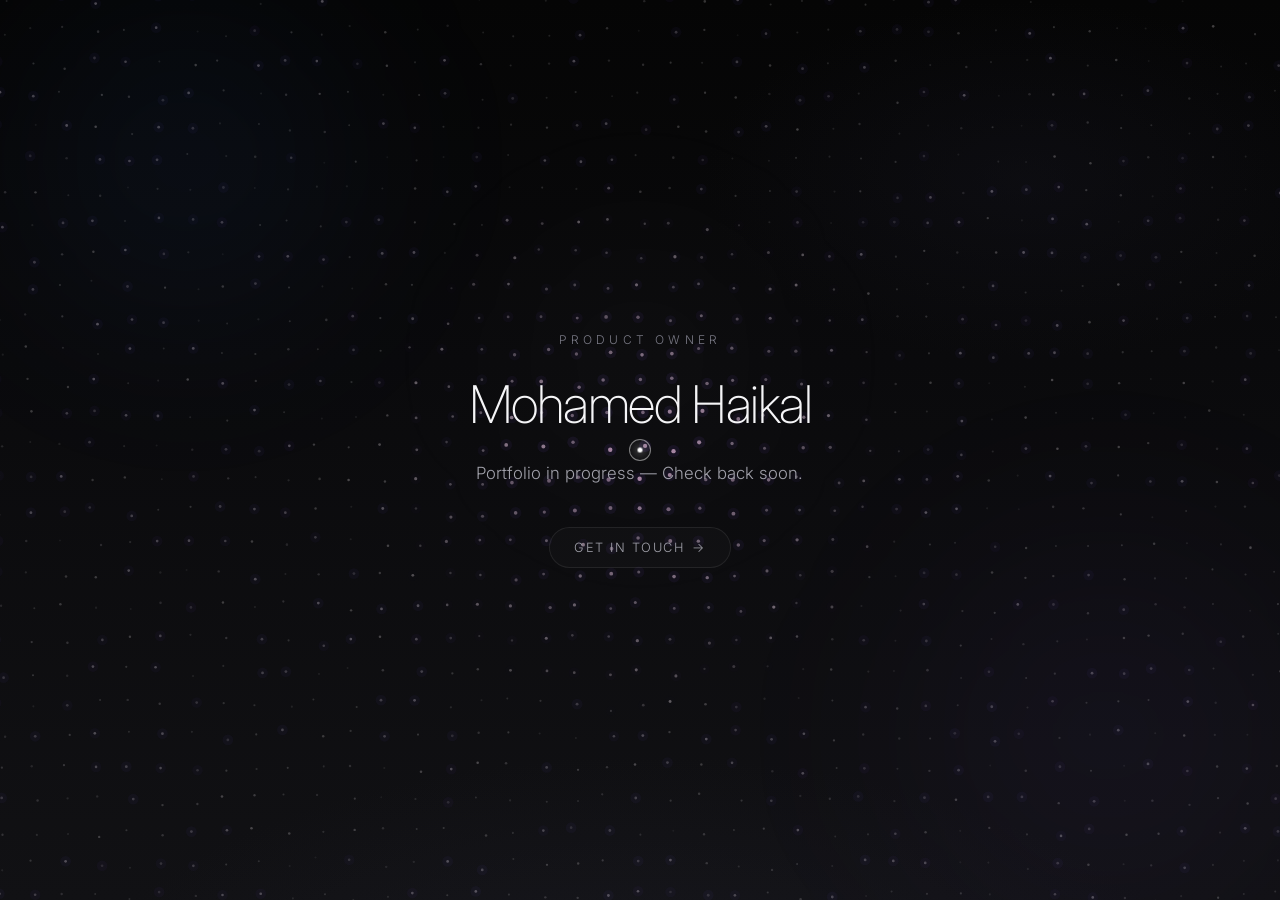
<file: index.html>
<!DOCTYPE html>
<html lang="en">
<head>
  <meta charset="UTF-8" />
  <meta name="viewport" content="width=device-width, initial-scale=1.0" />
  <meta name="description" content="Mohamed Haikal — UI/UX Designer. Portfolio in progress." />
  <title>Mohamed Haikal - Portfolio</title>
  <link rel="icon" href="assets/favicon.png" type="image/png" />
  <link rel="apple-touch-icon" href="assets/favicon.png" />
  <link rel="preconnect" href="https://fonts.googleapis.com" />
  <link rel="preconnect" href="https://fonts.gstatic.com" crossorigin />
  <link href="https://fonts.googleapis.com/css2?family=Inter:wght@100;200;300;400&display=swap" rel="stylesheet" />
  <link rel="stylesheet" href="css/style.css" />
</head>
<body>
  <div class="ambient-glow ambient-glow--blue" aria-hidden="true"></div>
  <div class="ambient-glow ambient-glow--purple" aria-hidden="true"></div>
  <div class="ambient-glow ambient-glow--white" aria-hidden="true"></div>

  <canvas id="dot-grid" aria-hidden="true"></canvas>

  <div id="cursor" class="cursor" aria-hidden="true">
    <div class="cursor__ring"></div>
    <div class="cursor__core"></div>
  </div>

  <main class="hero">
    <div class="hero__content">
      <p class="hero__eyebrow">Product Owner</p>
      <h1 class="hero__title">Mohamed Haikal</h1>
      <p class="hero__subtitle">
        Portfolio in progress — Check back soon.
      </p>
      <a href="contact/" class="hero__link" data-cursor-hover>
        Get in touch
      </a>
    </div>
  </main>

  <script src="js/main.js"></script>
</body>
</html>
</file>
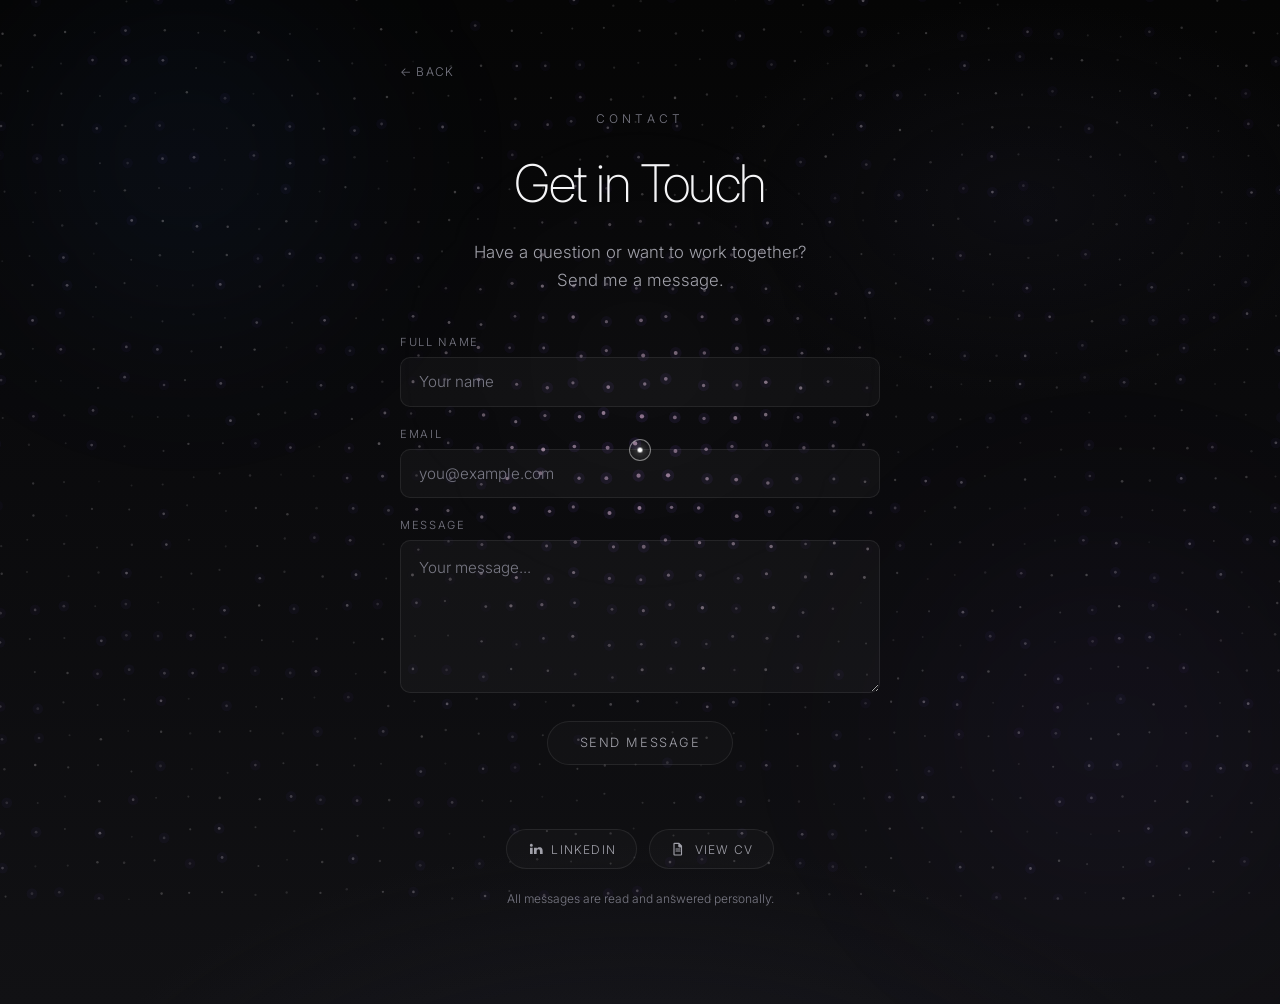
<file: contact/index.html>
<!DOCTYPE html>
<html lang="en" class="page-contact">
<head>
  <meta charset="UTF-8" />
  <meta name="viewport" content="width=device-width, initial-scale=1.0" />
  <meta name="description" content="Get in touch — send a message." />
  <title>Mohamed Haikal - Contact</title>
  <link rel="icon" href="../assets/favicon.png" type="image/png" />
  <link rel="apple-touch-icon" href="../assets/favicon.png" />
  <link rel="preconnect" href="https://fonts.googleapis.com" />
  <link rel="preconnect" href="https://fonts.gstatic.com" crossorigin />
  <link href="https://fonts.googleapis.com/css2?family=Inter:wght@100;200;300;400&display=swap" rel="stylesheet" />
  <link rel="stylesheet" href="../css/style.css" />
</head>
<body class="page-contact">
  <div class="ambient-glow ambient-glow--blue" aria-hidden="true"></div>
  <div class="ambient-glow ambient-glow--purple" aria-hidden="true"></div>
  <div class="ambient-glow ambient-glow--white" aria-hidden="true"></div>

  <canvas id="dot-grid" aria-hidden="true"></canvas>

  <div id="cursor" class="cursor" aria-hidden="true">
    <div class="cursor__ring"></div>
    <div class="cursor__core"></div>
  </div>

  <main class="hero hero--contact">
    <div class="hero__content hero__content--contact">
      <a href="../" class="contact__back" data-cursor-hover>← Back</a>

      <p class="hero__eyebrow">Contact</p>
      <h1 class="hero__title">Get in Touch</h1>
      <p class="hero__subtitle">
        Have a question or want to work together? <br> Send me a message.
      </p>

      <form
        id="contact-form"
        class="contact-form"
        action="https://formsubmit.co/he1is1mohamed@gmail.com"
        method="POST"
      >
        <input type="hidden" name="_subject" value="New portfolio contact message" />
        <input type="hidden" name="_template" value="table" />
        <input type="hidden" name="_captcha" value="false" />
        <input type="hidden" name="_next" value="" />
        <input type="hidden" name="_replyto" value="" />
        <input type="text" name="_honey" class="contact-form__honey" tabindex="-1" autocomplete="off" />

        <div class="contact-form__field">
          <label class="contact-form__label" for="name">Full Name</label>
          <input
            class="contact-form__input"
            type="text"
            id="name"
            name="name"
            placeholder="Your name"
            required
            autocomplete="name"
          />
        </div>

        <div class="contact-form__field">
          <label class="contact-form__label" for="email">Email</label>
          <input
            class="contact-form__input"
            type="email"
            id="email"
            name="email"
            placeholder="you@example.com"
            required
            autocomplete="email"
          />
        </div>

        <div class="contact-form__field">
          <label class="contact-form__label" for="message">Message</label>
          <textarea
            class="contact-form__input contact-form__textarea"
            id="message"
            name="message"
            placeholder="Your message..."
            rows="5"
            required
          ></textarea>
        </div>

        <button type="submit" class="contact-form__submit" data-cursor-hover>
          <span class="contact-form__submit-text">Send Message</span>
          <span class="contact-form__submit-loading" hidden>Sending...</span>
        </button>

        <p class="contact-form__status" id="form-status" role="status" aria-live="polite"></p>

        <div class="contact-form__links" aria-label="Professional links">
          <a
            href="https://www.linkedin.com/in/mohamedhakal/"
            class="contact-form__link"
            target="_blank"
            rel="noopener noreferrer"
            data-cursor-hover
          >
            <svg class="contact-form__link-icon" viewBox="0 0 24 24" aria-hidden="true" focusable="false">
              <path d="M6.5 8.5A2.25 2.25 0 1 0 6.5 4a2.25 2.25 0 0 0 0 4.5ZM4.5 10.25h4v9.25h-4v-9.25Zm6.5 0h3.83v1.26h.06c.53-1.01 1.84-2.08 3.79-2.08 4.05 0 4.8 2.67 4.8 6.14v3.93h-4v-3.48c0-1.66-.03-3.8-2.32-3.8-2.32 0-2.68 1.81-2.68 3.68v3.6h-4v-9.25Z" />
            </svg>
            LinkedIn
          </a>
          <a
            href="https://drive.google.com/file/d/1pzmjANsTXcqcOpnkXjoqNntMrhLp54E2/view?usp=sharing"
            class="contact-form__link"
            target="_blank"
            rel="noopener noreferrer"
            data-cursor-hover
          >
            <svg class="contact-form__link-icon" viewBox="0 0 24 24" aria-hidden="true" focusable="false">
              <path d="M6.75 3.5h6.7l3.8 3.8v12.95a.75.75 0 0 1-.75.75h-9.75a.75.75 0 0 1-.75-.75V4.25a.75.75 0 0 1 .75-.75Zm6.45 1.8v2.75a.75.75 0 0 0 .75.75h2.75L13.2 5.3ZM9 12h6m-6 3h6" />
            </svg>
            View CV
          </a>
        </div>

        <p class="contact-form__note">
          All messages are read and answered personally.
        </p>
      </form>
    </div>
  </main>

  <script src="../js/main.js"></script>
  <script src="../js/contact.js"></script>
</body>
</html>
</file>
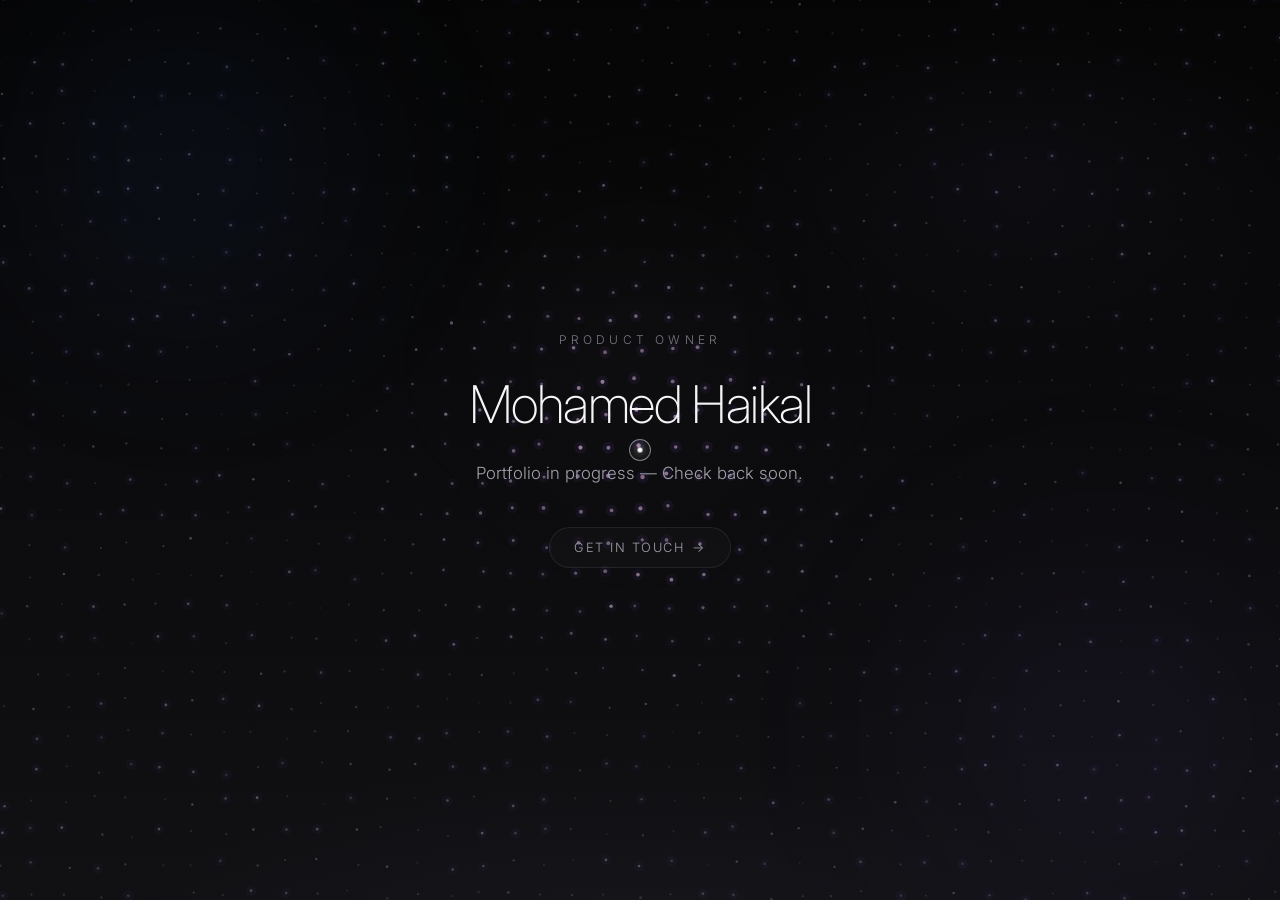
<file: home/index.html>
<!DOCTYPE html>
<html lang="en">
<head>
  <meta charset="UTF-8" />
  <meta http-equiv="refresh" content="0; url=../" />
  <link rel="canonical" href="../" />
  <title>Redirecting…</title>
  <script>window.location.replace("../");</script>
</head>
<body></body>
</html>
</file>
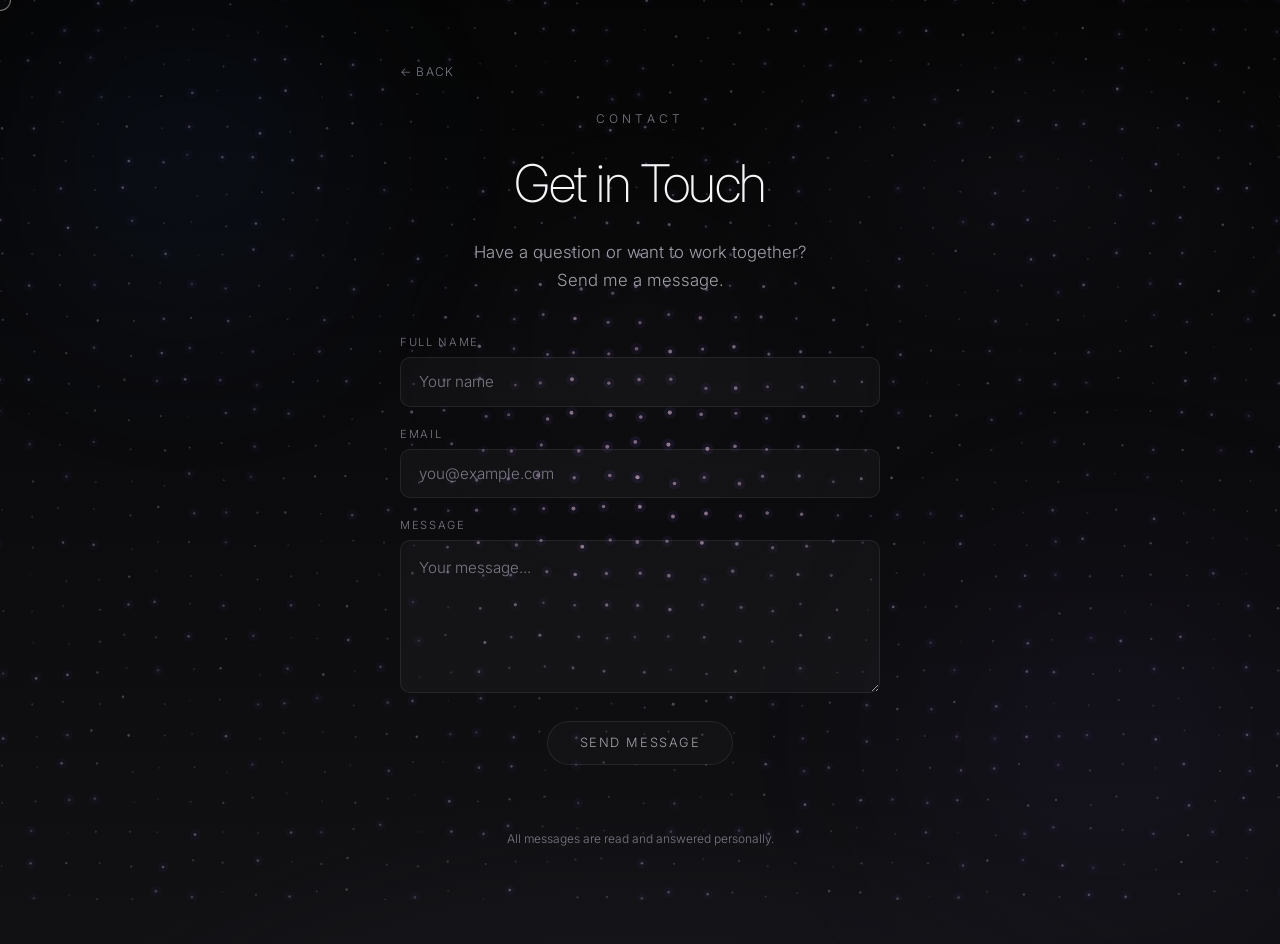
<file: contact.html>
<!DOCTYPE html>
<html lang="en" class="page-contact">
<head>
  <meta charset="UTF-8" />
  <meta name="viewport" content="width=device-width, initial-scale=1.0" />
  <meta name="description" content="Get in touch — send a message." />
  <title>Mohamed Haikal - Contact</title>
  <link rel="icon" href="assets/favicon.png" type="image/png" />
  <link rel="apple-touch-icon" href="assets/favicon.png" />
  <link rel="preconnect" href="https://fonts.googleapis.com" />
  <link rel="preconnect" href="https://fonts.gstatic.com" crossorigin />
  <link href="https://fonts.googleapis.com/css2?family=Inter:wght@100;200;300;400&display=swap" rel="stylesheet" />
  <link rel="stylesheet" href="css/style.css" />
</head>
<body class="page-contact">
  <div class="ambient-glow ambient-glow--blue" aria-hidden="true"></div>
  <div class="ambient-glow ambient-glow--purple" aria-hidden="true"></div>
  <div class="ambient-glow ambient-glow--white" aria-hidden="true"></div>

  <canvas id="dot-grid" aria-hidden="true"></canvas>

  <div id="cursor" class="cursor" aria-hidden="true">
    <div class="cursor__dot"></div>
    <div class="cursor__ring"></div>
  </div>

  <main class="hero hero--contact">
    <div class="hero__content hero__content--contact">
      <a href="index.html" class="contact__back" data-cursor-hover>← Back</a>

      <p class="hero__eyebrow">Contact</p>
      <h1 class="hero__title">Get in Touch</h1>
      <p class="hero__subtitle">
        Have a question or want to work together? <br> Send me a message.
      </p>

      <form
        id="contact-form"
        class="contact-form"
        action="https://formsubmit.co/he1is1mohamed@gmail.com"
        method="POST"
      >
        <input type="hidden" name="_subject" value="New portfolio contact message" />
        <input type="hidden" name="_template" value="table" />
        <input type="hidden" name="_captcha" value="false" />
        <input type="hidden" name="_next" value="" />
        <input type="hidden" name="_replyto" value="" />
        <input type="text" name="_honey" class="contact-form__honey" tabindex="-1" autocomplete="off" />

        <div class="contact-form__field">
          <label class="contact-form__label" for="name">Full Name</label>
          <input
            class="contact-form__input"
            type="text"
            id="name"
            name="name"
            placeholder="Your name"
            required
            autocomplete="name"
          />
        </div>

        <div class="contact-form__field">
          <label class="contact-form__label" for="email">Email</label>
          <input
            class="contact-form__input"
            type="email"
            id="email"
            name="email"
            placeholder="you@example.com"
            required
            autocomplete="email"
          />
        </div>

        <div class="contact-form__field">
          <label class="contact-form__label" for="message">Message</label>
          <textarea
            class="contact-form__input contact-form__textarea"
            id="message"
            name="message"
            placeholder="Your message..."
            rows="5"
            required
          ></textarea>
        </div>

        <button type="submit" class="contact-form__submit" data-cursor-hover>
          <span class="contact-form__submit-text">Send Message</span>
          <span class="contact-form__submit-loading" hidden>Sending...</span>
        </button>

        <p class="contact-form__status" id="form-status" role="status" aria-live="polite"></p>
        <p class="contact-form__note">
          All messages are read and answered personally.
        </p>
      </form>
    </div>
  </main>

  <script src="js/main.js"></script>
  <script src="js/contact.js"></script>
</body>
</html>
</file>
<file: css/style.css>
/* ─── Reset & Base ─────────────────────────────────────────── */

*,
*::before,
*::after {
  margin: 0;
  padding: 0;
  box-sizing: border-box;
}

:root {
  --font: "Inter", -apple-system, BlinkMacSystemFont, "Segoe UI", sans-serif;
  --white: #f5f5f7;
  --gray-400: #a1a1aa;
  --gray-600: #797985;
  --black: #050505;
  --charcoal: #0a0a0c;
  --deep-gray: #111114;

  --ease-out-expo: cubic-bezier(0.16, 1, 0.3, 1);
  --ease-smooth: cubic-bezier(0.4, 0, 0.2, 1);

  --scrollbar-track: rgba(255, 255, 255, 0.03);
  --scrollbar-thumb: rgba(255, 255, 255, 0.18);
  --scrollbar-thumb-hover: rgba(255, 255, 255, 0.32);
  --scrollbar-glow: rgba(139, 92, 246, 0.35);
}

html {
  font-size: 16px;
  -webkit-font-smoothing: antialiased;
  -moz-osx-font-smoothing: grayscale;
}

html,
body {
  width: 100%;
  height: 100%;
  overflow: hidden;
  background: var(--black);
  color: var(--white);
  font-family: var(--font);
  cursor: none;
}

body.is-touch {
  cursor: auto;
}

body.is-touch .cursor {
  display: none;
}

/* ─── Background Gradient ──────────────────────────────────── */

body {
  background:
    radial-gradient(ellipse 80% 60% at 50% 120%, rgba(30, 30, 40, 0.6) 0%, transparent 60%),
    radial-gradient(ellipse 50% 40% at 80% 20%, rgba(20, 20, 30, 0.4) 0%, transparent 50%),
    linear-gradient(180deg, var(--black) 0%, var(--charcoal) 40%, var(--deep-gray) 100%);
}

/* ─── Ambient Glow Orbs ────────────────────────────────────── */

.ambient-glow {
  position: fixed;
  border-radius: 50%;
  pointer-events: none;
  z-index: 0;
  filter: blur(80px);
  opacity: 0;
  animation: glow-fade-in 2s var(--ease-out-expo) forwards;
}

.ambient-glow--blue {
  width: 500px;
  height: 500px;
  top: -10%;
  left: -5%;
  background: radial-gradient(circle, rgba(59, 130, 246, 0.08) 0%, transparent 70%);
  animation:
    glow-fade-in 2s var(--ease-out-expo) forwards,
    float-blue 20s ease-in-out infinite;
}

.ambient-glow--purple {
  width: 600px;
  height: 600px;
  bottom: -15%;
  right: -10%;
  background: radial-gradient(circle, rgba(139, 92, 246, 0.06) 0%, transparent 70%);
  animation:
    glow-fade-in 2s var(--ease-out-expo) 0.3s forwards,
    float-purple 25s ease-in-out infinite;
}

.ambient-glow--white {
  width: 400px;
  height: 400px;
  top: 40%;
  left: 50%;
  transform: translate(-50%, -50%);
  background: radial-gradient(circle, rgba(255, 255, 255, 0.03) 0%, transparent 70%);
  animation:
    glow-fade-in 2s var(--ease-out-expo) 0.6s forwards,
    float-white 18s ease-in-out infinite;
}

@keyframes glow-fade-in {
  to { opacity: 1; }
}

@keyframes float-blue {
  0%, 100% { transform: translate(0, 0); }
  33% { transform: translate(40px, 30px); }
  66% { transform: translate(-20px, 50px); }
}

@keyframes float-purple {
  0%, 100% { transform: translate(0, 0); }
  33% { transform: translate(-50px, -30px); }
  66% { transform: translate(30px, -40px); }
}

@keyframes float-white {
  0%, 100% { transform: translate(-50%, -50%); }
  50% { transform: translate(-50%, calc(-50% - 20px)); }
}

/* ─── Dot Grid Canvas ────────────────────────────────────────── */

#dot-grid {
  position: fixed;
  inset: 0;
  width: 100%;
  height: 100%;
  z-index: 1;
  pointer-events: none;
}

/* ─── Custom Cursor ────────────────────────────────────────── */

.cursor {
  position: fixed;
  top: 0;
  left: 0;
  z-index: 9999;
  pointer-events: none;
  opacity: 1;
  visibility: visible;
  transition: opacity 0.35s var(--ease-smooth), visibility 0.35s var(--ease-smooth);
}

.cursor.is-hidden {
  opacity: 0;
  visibility: hidden;
}

.cursor__core,
.cursor__ring {
  position: absolute;
  top: 0;
  left: 0;
  border-radius: 50%;
  pointer-events: none;
  transform: translate(-50%, -50%);
  will-change: transform, width, height, opacity;
}

.cursor__core {
  width: 5px;
  height: 5px;
  background: #ffffff;
  box-shadow: 0 0 8px rgba(255, 255, 255, 0.9);
  z-index: 3;
  transition:
    width 0.35s var(--ease-out-expo),
    height 0.35s var(--ease-out-expo),
    background 0.35s var(--ease-smooth),
    box-shadow 0.35s var(--ease-smooth);
}

.cursor__ring {
  width: 22px;
  height: 22px;
  border: 1px solid rgba(255, 255, 255, 0.45);
  background: rgba(255, 255, 255, 0.02);
  z-index: 2;
  transition:
    width 0.25s var(--ease-out-expo),
    height 0.25s var(--ease-out-expo),
    border-radius 0.25s var(--ease-out-expo),
    border-color 0.25s var(--ease-smooth),
    background 0.25s var(--ease-smooth),
    border-width 0.25s var(--ease-smooth);
}

/* Hover — links & buttons */
.cursor.is-hovering .cursor__core {
  width: 6px;
  height: 6px;
  background: #ffffff;
  box-shadow: 0 0 12px rgba(255, 255, 255, 1), 0 0 20px rgba(139, 92, 246, 0.5);
}

.cursor.is-hovering .cursor__ring {
  width: 32px;
  height: 32px;
  border-color: rgba(255, 255, 255, 0.75);
  background: rgba(255, 255, 255, 0.06);
  border-width: 1.5px;
}

/* Text — inputs & textareas */
.cursor.is-text .cursor__core {
  width: 2px;
  height: 18px;
  border-radius: 2px;
  box-shadow: 0 0 6px rgba(255, 255, 255, 0.8);
}

.cursor.is-text .cursor__ring {
  width: 4px;
  height: 22px;
  border-radius: 2px;
  border-color: rgba(255, 255, 255, 0.35);
  background: rgba(255, 255, 255, 0.04);
}

/* Press — click feedback */
.cursor.is-pressing .cursor__core {
  transform: translate(-50%, -50%) scale(0.85);
}

.cursor.is-pressing .cursor__ring {
  transform: translate(-50%, -50%) scale(0.92);
}

.cursor.is-pressing.is-hovering .cursor__ring {
  transform: translate(-50%, -50%) scale(0.95);
}

/* ─── Hero Section ───────────────────────────────────────────── */

.hero {
  position: relative;
  z-index: 2;
  display: flex;
  align-items: center;
  justify-content: center;
  width: 100%;
  height: 100vh;
  height: 100dvh;
  padding: 2rem;
}

.hero__content {
  display: flex;
  flex-direction: column;
  align-items: center;
  text-align: center;
  max-width: 640px;
  opacity: 0;
  animation: hero-fade-in 1.4s var(--ease-out-expo) 0.2s forwards;
}

.hero__eyebrow {
  font-size: 0.75rem;
  font-weight: 300;
  letter-spacing: 0.35em;
  text-transform: uppercase;
  color: var(--gray-600);
  margin-bottom: 1.75rem;
  opacity: 0;
  transform: translateY(12px);
  animation: slide-up 1s var(--ease-out-expo) 0.5s forwards;
}

.hero__title {
  font-size: clamp(2rem, 5vw, 3.25rem);
  font-weight: 200;
  letter-spacing: -0.03em;
  line-height: 1.15;
  color: var(--white);
  margin-bottom: 1.5rem;
  opacity: 0;
  transform: translateY(20px);
  animation: slide-up 1.2s var(--ease-out-expo) 0.7s forwards;
}

.hero__subtitle {
  font-size: clamp(0.9rem, 2vw, 1.05rem);
  font-weight: 300;
  line-height: 1.7;
  color: var(--gray-400);
  max-width: 420px;
  margin-bottom: 2.5rem;
  opacity: 0;
  transform: translateY(16px);
  animation: slide-up 1.2s var(--ease-out-expo) 0.9s forwards;
}

.hero__link {
  display: inline-flex;
  align-items: center;
  gap: 0.5rem;
  font-size: 0.8rem;
  font-weight: 300;
  letter-spacing: 0.12em;
  text-transform: uppercase;
  text-decoration: none;
  color: var(--gray-400);
  padding: 0.75rem 1.5rem;
  border: 1px solid rgba(255, 255, 255, 0.08);
  border-radius: 100px;
  background: rgba(255, 255, 255, 0.02);
  transition:
    color 0.4s var(--ease-smooth),
    border-color 0.4s var(--ease-smooth),
    background 0.4s var(--ease-smooth);
  opacity: 0;
  transform: translateY(12px);
  animation: slide-up 1s var(--ease-out-expo) 1.1s forwards;
}

.hero__link:hover {
  color: var(--white);
  border-color: rgba(255, 255, 255, 0.2);
  background: rgba(255, 255, 255, 0.05);
}

.hero__link::after {
  content: "→";
  transition: transform 0.4s var(--ease-out-expo);
}

.hero__link:hover::after {
  transform: translateX(4px);
}

/* ─── Contact Page ───────────────────────────────────────────── */

html.page-contact,
html.page-contact body {
  overflow-x: hidden;
  overflow-y: auto;
  height: auto;
  min-height: 100%;
}

body.page-contact {
  overflow-x: hidden;
  overflow-y: auto;
  height: auto;
  min-height: 100%;
  scrollbar-width: thin;
  scrollbar-color: var(--scrollbar-thumb) var(--scrollbar-track);
}

html.page-contact::-webkit-scrollbar,
body.page-contact::-webkit-scrollbar {
  width: 8px;
}

html.page-contact::-webkit-scrollbar-track,
body.page-contact::-webkit-scrollbar-track {
  background: var(--scrollbar-track);
}

html.page-contact::-webkit-scrollbar-thumb,
body.page-contact::-webkit-scrollbar-thumb {
  background: linear-gradient(
    180deg,
    rgba(255, 255, 255, 0.22) 0%,
    rgba(139, 92, 246, 0.28) 100%
  );
  border-radius: 100px;
  border: 2px solid transparent;
  background-clip: padding-box;
  transition: background 0.3s var(--ease-smooth);
}

html.page-contact::-webkit-scrollbar-thumb:hover,
body.page-contact::-webkit-scrollbar-thumb:hover {
  background: linear-gradient(
    180deg,
    var(--scrollbar-thumb-hover) 0%,
    var(--scrollbar-glow) 100%
  );
  background-clip: padding-box;
}

html.page-contact::-webkit-scrollbar-corner,
body.page-contact::-webkit-scrollbar-corner {
  background: transparent;
}

.hero--contact {
  min-height: 100vh;
  min-height: 100dvh;
  height: auto;
  align-items: flex-start;
  padding: 4rem 2rem 6rem;
}

.hero__content--contact {
  max-width: 480px;
  width: 100%;
  align-items: stretch;
  text-align: left;
}

.contact__back {
  align-self: flex-start;
  font-size: 0.75rem;
  font-weight: 300;
  letter-spacing: 0.1em;
  text-transform: uppercase;
  text-decoration: none;
  color: var(--gray-600);
  margin-bottom: 2rem;
  transition: color 0.4s var(--ease-smooth);
  opacity: 0;
  transform: translateY(12px);
  animation: slide-up 1s var(--ease-out-expo) 0.4s forwards;
}

.contact__back:hover {
  color: var(--white);
}

.hero__content--contact .hero__eyebrow,
.hero__content--contact .hero__title,
.hero__content--contact .hero__subtitle {
  align-self: center;
  text-align: center;
}

.hero__content--contact .hero__subtitle {
  margin-bottom: 2.5rem;
}

.contact-form {
  display: flex;
  flex-direction: column;
  gap: 1.25rem;
  width: 100%;
  opacity: 0;
  transform: translateY(16px);
  animation: slide-up 1.2s var(--ease-out-expo) 1s forwards;
}

.contact-form__honey {
  position: absolute;
  left: -9999px;
  opacity: 0;
  pointer-events: none;
}

.contact-form__field {
  display: flex;
  flex-direction: column;
  gap: 0.5rem;
}

.contact-form__label {
  font-size: 0.7rem;
  font-weight: 300;
  letter-spacing: 0.15em;
  text-transform: uppercase;
  color: var(--gray-600);
}

.contact-form__input {
  width: 100%;
  padding: 0.9rem 1.1rem;
  font-family: var(--font);
  font-size: 0.95rem;
  font-weight: 300;
  color: var(--white);
  background: rgba(255, 255, 255, 0.03);
  border: 1px solid rgba(255, 255, 255, 0.08);
  border-radius: 10px;
  outline: none;
  transition:
    border-color 0.4s var(--ease-smooth),
    background 0.4s var(--ease-smooth),
    box-shadow 0.4s var(--ease-smooth);
}

.contact-form__input::placeholder {
  color: var(--gray-600);
}

.contact-form__input:focus {
  border-color: rgba(255, 255, 255, 0.2);
  background: rgba(255, 255, 255, 0.05);
  box-shadow: 0 0 20px rgba(139, 92, 246, 0.08);
}

.contact-form__textarea {
  resize: vertical;
  min-height: 120px;
  line-height: 1.6;
}

.contact-form__submit {
  align-self: center;
  margin-top: 0.5rem;
  padding: 0.85rem 2rem;
  font-family: var(--font);
  font-size: 0.8rem;
  font-weight: 300;
  letter-spacing: 0.12em;
  text-transform: uppercase;
  color: var(--gray-400);
  background: rgba(255, 255, 255, 0.02);
  border: 1px solid rgba(255, 255, 255, 0.08);
  border-radius: 100px;
  cursor: none;
  transition:
    color 0.4s var(--ease-smooth),
    border-color 0.4s var(--ease-smooth),
    background 0.4s var(--ease-smooth);
}

body.is-touch .contact-form__submit {
  cursor: pointer;
}

.contact-form__submit:hover:not(:disabled) {
  color: var(--white);
  border-color: rgba(255, 255, 255, 0.2);
  background: rgba(255, 255, 255, 0.05);
}

.contact-form__submit:disabled {
  opacity: 0.6;
  cursor: not-allowed;
}

.contact-form__status {
  text-align: center;
  font-size: 0.85rem;
  font-weight: 300;
  line-height: 1.6;
  color: var(--gray-400);
  min-height: 1.5rem;
}

.contact-form__status--success {
  color: #86efac;
}

.contact-form__status--error {
  color: #fca5a5;
}

.contact-form__links {
  display: flex;
  justify-content: center;
  flex-wrap: wrap;
  gap: 0.75rem;
}

.contact-form__link {
  display: inline-flex;
  align-items: center;
  justify-content: center;
  gap: 0.55rem;
  min-width: 7.5rem;
  padding: 0.7rem 1.25rem;
  font-size: 0.75rem;
  font-weight: 300;
  letter-spacing: 0.1em;
  text-transform: uppercase;
  text-decoration: none;
  color: var(--gray-400);
  background: rgba(255, 255, 255, 0.02);
  border: 1px solid rgba(255, 255, 255, 0.08);
  border-radius: 100px;
  transition:
    color 0.4s var(--ease-smooth),
    border-color 0.4s var(--ease-smooth),
    background 0.4s var(--ease-smooth);
}

.contact-form__link-icon {
  width: 1rem;
  height: 1rem;
  fill: none;
  stroke: currentColor;
  stroke-width: 1.7;
  stroke-linecap: round;
  stroke-linejoin: round;
}

.contact-form__link:first-child .contact-form__link-icon {
  fill: currentColor;
  stroke: none;
}

.contact-form__link:hover,
.contact-form__link:focus-visible {
  color: var(--white);
  border-color: rgba(255, 255, 255, 0.2);
  background: rgba(255, 255, 255, 0.05);
  outline: none;
}

.contact-form__note {
  text-align: center;
  font-size: 0.75rem;
  font-weight: 300;
  line-height: 1.6;
  color: var(--gray-600);
}

.contact-form__note strong {
  font-weight: 400;
  color: var(--gray-400);
}

/* ─── Animations ─────────────────────────────────────────────── */

@keyframes hero-fade-in {
  to { opacity: 1; }
}

@keyframes slide-up {
  to {
    opacity: 1;
    transform: translateY(0);
  }
}

/* ─── Reduced Motion ───────────────────────────────────────── */

@media (prefers-reduced-motion: reduce) {
  *,
  *::before,
  *::after {
    animation-duration: 0.01ms !important;
    animation-iteration-count: 1 !important;
    transition-duration: 0.01ms !important;
  }

  .ambient-glow {
    animation: none;
    opacity: 1;
  }

  .hero__content,
  .hero__eyebrow,
  .hero__title,
  .hero__subtitle,
  .hero__link,
  .contact__back,
  .contact-form {
    opacity: 1;
    transform: none;
  }
}
</file>
